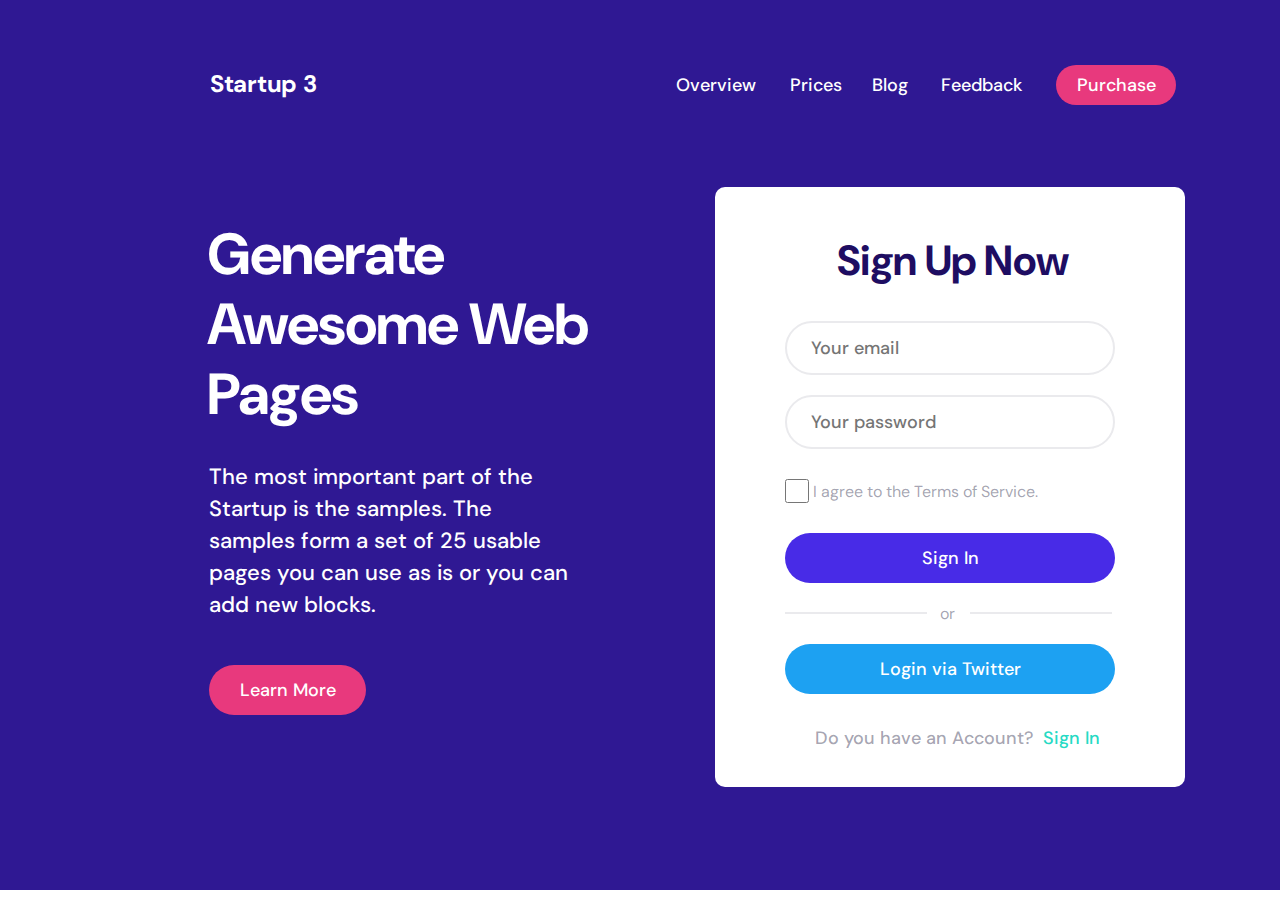
<file: index.html>
<!DOCTYPE html>
<html>
<head>
  <meta charset="utf-8" />
  <link rel="icon" href="/favicon.ico" />
  <meta name="viewport" content="width=device-width, initial-scale=1" />
  <meta name="theme-color" content="#000000" />
  <title>header_14</title>
  <link rel="stylesheet" href="https://fonts.googleapis.com/css?family=DM+Sans%3A400%2C500%2C700"/>
  <link rel="stylesheet" href="https://fonts.googleapis.com/css?family=Source+Sans+Pro%3A400%2C500%2C700"/>
  <link rel="stylesheet" href="style.css"/>
</head>
<body>
<div class="header14-tYR">
  <div class="header-menu-a3s">
    <p class="startup-3-oaq">Startup 3</p>
    <div class="menu-pVw">
      <div class="auto-group-sk3b-NXT">
        <p class="about-Vry">Overview</p>
        <p class="prices-E3s">Prices</p>
        <p class="blog-mZb">Blog</p>
        <p class="feedback-teD">Feedback</p>
      </div>
      <button class="middle-fill-2VX">Purchase</button>
    </div>
  </div>
  <div class="auto-group-qhbw-gpy">
    <div class="text-2tq">
      <p class="twenty-five-awesome-AEM">Generate Awesome Web Pages</p>
      <p class="the-most-important-p-FFo">The most important part of the Startup is the samples. The samples form a set of 25 usable pages you can use as is or you can add new blocks.</p>
      <button class="middle-fill-jwf">Learn More</button>
    </div>
    <div class="placeholder-pCR">
      <p class="sign-up-uzZ">Sign Up Now</p>
      <input class="middle-dark-outline-DEZ" type="text" placeholder="Your email">
      <input class="middle-dark-outline-EvM" placeholder="Your password">
      <div class="checkbox-checked-J9X">
        <input type="checkbox" class="check">
        <p class="checked-xE5">I agree to the Terms of Service.</p>
      </div>
      <button class="middle-fill-UTK">Sign In</button>
      <div class="divider-or-wLu">
        <img class="divider-Gty" src="./assets/divider-Wsj.png"/>
        <p class="or-oP7">or</p>
        <img class="divider-HZB" src="./assets/divider.png"/>
      </div>
      <button class="middle-fill-d7F">Login via Twitter</button>
      <div class="auto-group-rvt7-hcu">
        <p class="do-you-have-an-accou-S4h">Do you have an Account?</p>
        <p class="sign-in-YtR">Sign In</p>
      </div>
    </div>
  </div>
</div>
</body>
</file>
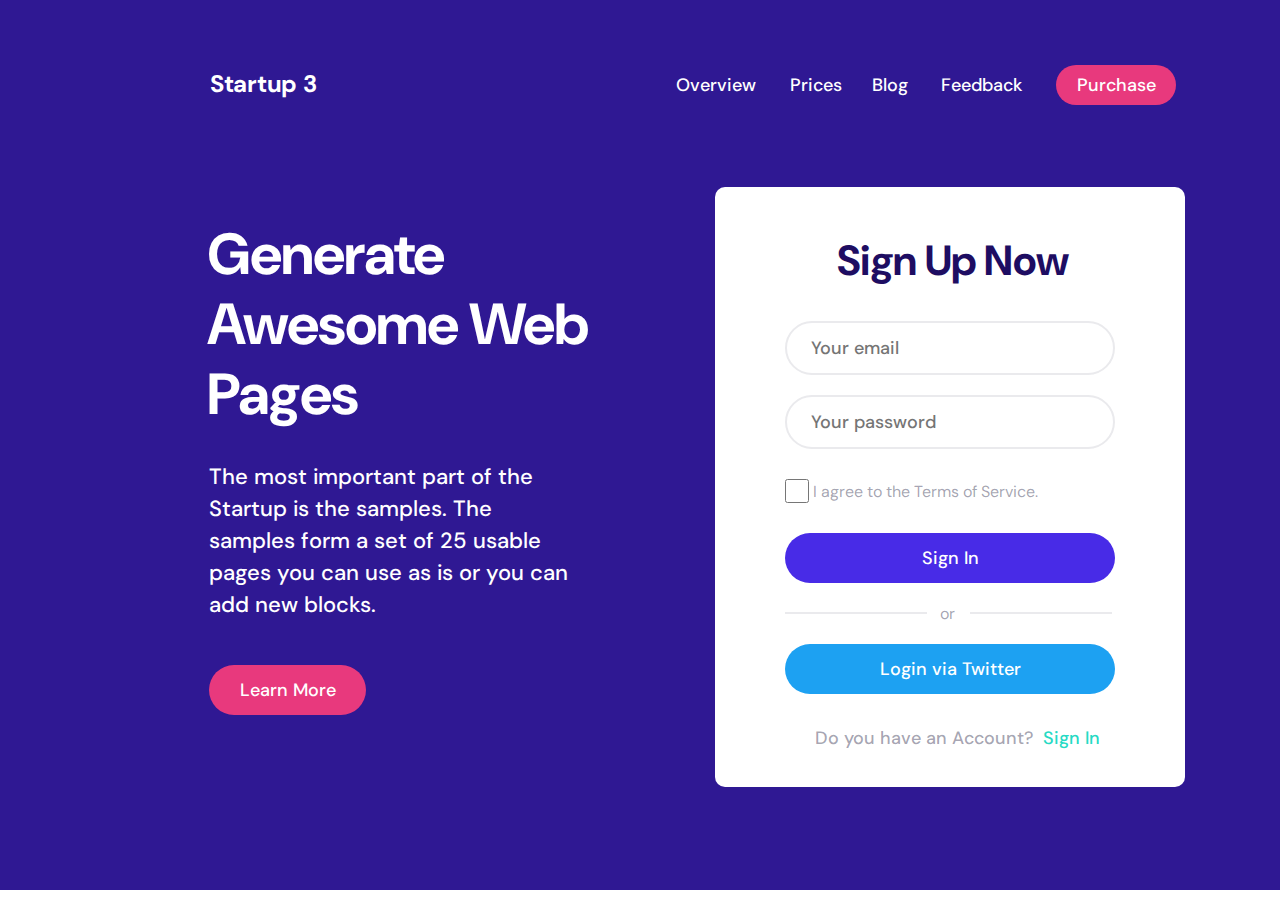
<file: header14.html>
<!DOCTYPE html>
<html>
<head>
  <meta charset="utf-8" />
  <link rel="icon" href="/favicon.ico" />
  <meta name="viewport" content="width=device-width, initial-scale=1" />
  <meta name="theme-color" content="#000000" />
  <title>header_14</title>
  <link rel="stylesheet" href="https://fonts.googleapis.com/css?family=DM+Sans%3A400%2C500%2C700"/>
  <link rel="stylesheet" href="https://fonts.googleapis.com/css?family=Source+Sans+Pro%3A400%2C500%2C700"/>
  <link rel="stylesheet" href="header14.css"/>
</head>
<body>
<div class="header14-tYR">
  <div class="header-menu-a3s">
    <p class="startup-3-oaq">Startup 3</p>
    <div class="menu-pVw">
      <div class="auto-group-sk3b-NXT">
        <p class="about-Vry">Overview</p>
        <p class="prices-E3s">Prices</p>
        <p class="blog-mZb">Blog</p>
        <p class="feedback-teD">Feedback</p>
      </div>
      <button class="middle-fill-2VX">Purchase</button>
    </div>
  </div>
  <div class="auto-group-qhbw-gpy">
    <div class="text-2tq">
      <p class="twenty-five-awesome-AEM">Generate Awesome Web Pages</p>
      <p class="the-most-important-p-FFo">The most important part of the Startup is the samples. The samples form a set of 25 usable pages you can use as is or you can add new blocks.</p>
      <button class="middle-fill-jwf">Learn More</button>
    </div>
    <div class="placeholder-pCR">
      <p class="sign-up-uzZ">Sign Up Now</p>
      <input class="middle-dark-outline-DEZ" type="text" placeholder="Your email">
      <input class="middle-dark-outline-EvM" placeholder="Your password">
      <div class="checkbox-checked-J9X">
        <input type="checkbox" class="check">
        <p class="checked-xE5">I agree to the Terms of Service.</p>
      </div>
      <button class="middle-fill-UTK">Sign In</button>
      <div class="divider-or-wLu">
        <img class="divider-Gty" src="./assets/divider-Wsj.png"/>
        <p class="or-oP7">or</p>
        <img class="divider-HZB" src="./assets/divider.png"/>
      </div>
      <button class="middle-fill-d7F">Login via Twitter</button>
      <div class="auto-group-rvt7-hcu">
        <p class="do-you-have-an-accou-S4h">Do you have an Account?</p>
        <p class="sign-in-YtR">Sign In</p>
      </div>
    </div>
  </div>
</div>
</body>
</file>
<file: style.css>
html {
	font-size:62.5%;
}
* {
	margin: 0;
	padding: 0;
}
ul, li {
	list-style: none;
}
input {
	border: none;
}
body {
  width:100%;
}.header14-tYR {
  box-sizing: border-box;
  padding: 6.5rem 21.5rem 10.3rem 20.7rem;
  width: 100%;
  overflow: hidden;
  position: relative;
  align-items: center;
  display: flex;
  flex-direction: column;
  background-color: #2f1893;
}
.header14-tYR .header-menu-a3s {
  margin: 0rem 0.4rem 8.2rem 0.3rem;
  width: calc(100% - 0.7rem);
  height: 4rem;
  display: flex;
  align-items: center;
  flex-shrink: 0;
  
}
.header14-tYR .header-menu-a3s .startup-3-oaq {
  margin: 0rem 36rem 0.2rem 0rem;
  text-align: center;
  font-size: 2.4rem;
  font-weight: 700;
  line-height: 1.3025;
  letter-spacing: -0.0293rem;
  color: #ffffff;
  font-family: DM Sans, 'Source Sans Pro';
  white-space: nowrap;
  flex-shrink: 0;
}
.header14-tYR .header-menu-a3s .menu-pVw {
  height: 100%;
  display: flex;
  align-items: center;
  flex-shrink: 0;
}
.header14-tYR .header-menu-a3s .menu-pVw .auto-group-sk3b-NXT {
  box-sizing: border-box;
  padding: 0.74rem 3.4rem 0.66rem 0rem;
  height: 100%;
  display: flex;
  align-items: center;
  flex-shrink: 0;
}
.header14-tYR .header-menu-a3s .menu-pVw .auto-group-sk3b-NXT .about-Vry {
  margin-right: 3.4rem;
  font-size: 1.8rem;
  font-weight: 500;
  line-height: 1.4444444444;
  color: #ffffff;
  font-family: DM Sans, 'Source Sans Pro';
  white-space: nowrap;
  flex-shrink: 0;
  cursor: pointer;
}
.header14-tYR .header-menu-a3s .menu-pVw .auto-group-sk3b-NXT .prices-E3s {
  margin-right: 3rem;
  font-size: 1.8rem;
  font-weight: 500;
  line-height: 1.4444444444;
  color: #ffffff;
  font-family: DM Sans, 'Source Sans Pro';
  white-space: nowrap;
  flex-shrink: 0;
  cursor: pointer;
}
.header14-tYR .header-menu-a3s .menu-pVw .auto-group-sk3b-NXT .blog-mZb {
  margin-right: 3.3rem;
  font-size: 1.8rem;
  font-weight: 500;
  line-height: 1.4444444444;
  color: #ffffff;
  font-family: DM Sans, 'Source Sans Pro';
  white-space: nowrap;
  flex-shrink: 0;
  cursor: pointer;
}
.header14-tYR .header-menu-a3s .menu-pVw .auto-group-sk3b-NXT .feedback-teD {
  font-size: 1.8rem;
  font-weight: 500;
  line-height: 1.4444444444;
  color: #ffffff;
  font-family: DM Sans, 'Source Sans Pro';
  white-space: nowrap;
  flex-shrink: 0;
  cursor: pointer;
}
.header14-tYR .header-menu-a3s .menu-pVw .middle-fill-2VX {
  width: 12rem;
  height: 100%;
  display: flex;
  align-items: center;
  justify-content: center;
  font-size: 1.8rem;
  font-weight: 500;
  line-height: 1.4444444444;
  color: #ffffff;
  font-family: DM Sans, 'Source Sans Pro';
  white-space: nowrap;
  background-color: #e8397d;
  border-radius: 10rem;
  flex-shrink: 0;
  border: none;
  outline: none;
}
.header14-tYR .auto-group-qhbw-gpy {
  width: 100%;
  height: 60rem;
  display: flex;
  align-items: center;
  flex-shrink: 0;
}
.check{
  width: 24px;
  height: 24px;
  margin-right:4px;
  border-radius: 30px;
  cursor: pointer;
}
.check:checked{
 accent-color: rgb(0, 217, 255);
}
.header14-tYR .auto-group-qhbw-gpy .text-2tq {
  margin: 3.2rem 8.7rem 7.2rem 0rem;
  height: calc(100% - 10.4rem);
  display: flex;
  flex-direction: column;
  flex-shrink: 0;
}
.header14-tYR .auto-group-qhbw-gpy .text-2tq .twenty-five-awesome-AEM {
  margin-bottom: 3.2rem;
  max-width: 42.1rem;
  font-size: 5.8rem;
  font-weight: 700;
  line-height: 1.2068965517;
  letter-spacing: -0.1rem;
  color: #ffffff;
  font-family: DM Sans, 'Source Sans Pro';
  flex-shrink: 0;
}
.header14-tYR .auto-group-qhbw-gpy .text-2tq .the-most-important-p-FFo {
  margin: 0rem 0rem 4.4rem 0.2rem;
  max-width: 36.3rem;
  font-size: 2.2rem;
  font-weight: 500;
  line-height: 1.4545454545;
  color: #ffffff;
  font-family: DM Sans, 'Source Sans Pro';
  flex-shrink: 0;
}
.header14-tYR .auto-group-qhbw-gpy .text-2tq .middle-fill-jwf {
  margin-left: 0.2rem;
  width: 15.7rem;
  height: 5rem;
  display: flex;
  align-items: center;
  justify-content: center;
  font-size: 1.8rem;
  font-weight: 500;
  line-height: 1.4444444444;
  color: #ffffff;
  font-family: DM Sans, 'Source Sans Pro';
  white-space: nowrap;
  background-color: #e8397d;
  border-radius: 10rem;
  flex-shrink: 0;
  border: none;
  outline: none;
}
.header14-tYR .auto-group-qhbw-gpy .placeholder-pCR {
  box-sizing: border-box;
  padding: 4.8rem 7rem 4.3rem 6.95rem;
  width: 47rem;
  height: 100%;
  align-items: center;
  display: flex;
  flex-direction: column;
  background-color: #ffffff;
  border-radius: 1rem;
  flex-shrink: 0;
}
.header14-tYR .auto-group-qhbw-gpy .placeholder-pCR .sign-up-uzZ {
  margin: 0rem 0rem 3.4rem 0.55rem;
  text-align: center;
  font-size: 4.2rem;
  font-weight: 700;
  line-height: 1.2380952381;
  letter-spacing: -0.04rem;
  color: #1e0d62;
  font-family: DM Sans, 'Source Sans Pro';
  white-space: nowrap;
  flex-shrink: 0;
}
.header14-tYR .auto-group-qhbw-gpy .placeholder-pCR .middle-dark-outline-DEZ {
  margin: 0rem 0rem 2rem 0.05rem;
  box-sizing: border-box;
  padding: 1.2rem 2.4rem;
  width: 33rem;
  display: flex;
  font-size: 1.8rem;
  font-weight: 500;
  line-height: 1.4444444444;
  color: rgb(7, 7, 7);
  font-family: DM Sans, 'Source Sans Pro';
  white-space: nowrap;
  border: solid 0.2rem #eaeaed;
  border-radius: 10rem;
  flex-shrink: 0;
  outline: none;
}
.header14-tYR .auto-group-qhbw-gpy .placeholder-pCR .middle-dark-outline-EvM {
  margin: 0rem 0rem 3rem 0.05rem;
  box-sizing: border-box;
  padding: 1.2rem 2.4rem;
  width: 33rem;
  display: flex;
  font-size: 1.8rem;
  font-weight: 500;
  line-height: 1.4444444444;
  color: rgb(1, 1, 1);
  font-family: DM Sans, 'Source Sans Pro';
  white-space: nowrap;
  border: solid 0.2rem #eaeaed;
  border-radius: 10rem;
  flex-shrink: 0;
  outline: none;
}
.header14-tYR .auto-group-qhbw-gpy .placeholder-pCR .checkbox-checked-J9X {
  margin: 0rem 6.4rem 2.76rem 0.05rem;
  width: calc(100% - 6.4502rem);
  display: flex;
  align-items: flex-start;
  flex-shrink: 0;
}
.header14-tYR .auto-group-qhbw-gpy .placeholder-pCR .checkbox-checked-J9X .on-2LR {
  margin-right: 1.3rem;
  width: 2.4rem;
  height: 2.4rem;
  object-fit: contain;
  vertical-align: top;
  flex-shrink: 0;
}
.header14-tYR .auto-group-qhbw-gpy .placeholder-pCR .checkbox-checked-J9X .checked-xE5 {
  margin-top: 0.04rem;
  font-size: 1.6rem;
  font-weight: 400;
  line-height: 1.625;
  color: rgba(21, 20, 56, 0.400000006);
  font-family: DM Sans, 'Source Sans Pro';
  white-space: nowrap;
  flex-shrink: 0;
}
.header14-tYR .auto-group-qhbw-gpy .placeholder-pCR .middle-fill-UTK {
  margin: 0rem 0rem 1.84rem 0.05rem;
  width: 33rem;
  height: 5rem;
  display: flex;
  align-items: center;
  justify-content: center;
  font-size: 1.8rem;
  font-weight: 500;
  line-height: 1.4444444444;
  color: #ffffff;
  font-family: DM Sans, 'Source Sans Pro';
  white-space: nowrap;
  background-color: #482be7;
  border-radius: 10rem;
  border: none;
  flex-shrink: 0;
 outline: none;
}
.header14-tYR .auto-group-qhbw-gpy .placeholder-pCR .divider-or-wLu {
  margin: 0rem 0.25rem 1.66rem 0rem;
  display: flex;
  align-items: center;
  flex-shrink: 0;
}
.header14-tYR .auto-group-qhbw-gpy .placeholder-pCR .divider-or-wLu .divider-Gty {
  margin: 0rem 1.293rem 0.18rem 0rem;
  width: 14.157rem;
  height: 0.2rem;
  object-fit: contain;
  vertical-align: top;
  flex-shrink: 0;
}
.header14-tYR .auto-group-qhbw-gpy .placeholder-pCR .divider-or-wLu .or-oP7 {
  margin-right: 1.5932rem;
  text-align: center;
  font-size: 1.6rem;
  font-weight: 400;
  line-height: 1.625;
  color: rgba(21, 20, 56, 0.400000006);
  font-family: DM Sans, 'Source Sans Pro';
  white-space: nowrap;
  flex-shrink: 0;
}
.header14-tYR .auto-group-qhbw-gpy .placeholder-pCR .divider-or-wLu .divider-HZB {
  margin-bottom: 0.18rem;
  width: 14.157rem;
  height: 0.2rem;
  object-fit: contain;
  vertical-align: top;
  flex-shrink: 0;
}
.header14-tYR .auto-group-qhbw-gpy .placeholder-pCR .middle-fill-d7F {
  margin: 0rem 0rem 3rem 0.05rem;
  width: 33rem;
  height: 5rem;
  display: flex;
  align-items: center;
  justify-content: center;
  font-size: 1.8rem;
  font-weight: 500;
  line-height: 1.4444444444;
  color: #ffffff;
  font-family: DM Sans, 'Source Sans Pro';
  white-space: nowrap;
  background-color: #1da1f2;
  border-radius: 10rem;
  flex-shrink: 0;
  border: none;
  outline: none;
}
.header14-tYR .auto-group-qhbw-gpy .placeholder-pCR .auto-group-rvt7-hcu {
  margin: 0rem 1.9rem 0rem 3.05rem;
  width: calc(100% - 4.9502rem);
  display: flex;
  align-items: center;
  flex-shrink: 0;
}
.header14-tYR .auto-group-qhbw-gpy .placeholder-pCR .auto-group-rvt7-hcu .do-you-have-an-accou-S4h {
  margin-right: 1rem;
  text-align: center;
  font-size: 1.8rem;
  font-weight: 500;
  line-height: 1.5555555556;
  color: rgba(21, 20, 56, 0.400000006);
  font-family: DM Sans, 'Source Sans Pro';
  white-space: nowrap;
  flex-shrink: 0;
}
.header14-tYR .auto-group-qhbw-gpy .placeholder-pCR .auto-group-rvt7-hcu .sign-in-YtR {
  font-size: 1.8rem;
  font-weight: 500;
  line-height: 1.5555555556;
  color: #25dac4;
  font-family: DM Sans, 'Source Sans Pro';
  white-space: nowrap;
  flex-shrink: 0;
  cursor: pointer;
}
</file>
<file: header14.css>
html {
	font-size:62.5%;
}
* {
	margin: 0;
	padding: 0;
}
ul, li {
	list-style: none;
}
input {
	border: none;
}
body {
  width:100%;
}.header14-tYR {
  box-sizing: border-box;
  padding: 6.5rem 21.5rem 10.3rem 20.7rem;
  width: 100%;
  overflow: hidden;
  position: relative;
  align-items: center;
  display: flex;
  flex-direction: column;
  background-color: #2f1893;
}
.header14-tYR .header-menu-a3s {
  margin: 0rem 0.4rem 8.2rem 0.3rem;
  width: calc(100% - 0.7rem);
  height: 4rem;
  display: flex;
  align-items: center;
  flex-shrink: 0;
  
}
.header14-tYR .header-menu-a3s .startup-3-oaq {
  margin: 0rem 36rem 0.2rem 0rem;
  text-align: center;
  font-size: 2.4rem;
  font-weight: 700;
  line-height: 1.3025;
  letter-spacing: -0.0293rem;
  color: #ffffff;
  font-family: DM Sans, 'Source Sans Pro';
  white-space: nowrap;
  flex-shrink: 0;
}
.header14-tYR .header-menu-a3s .menu-pVw {
  height: 100%;
  display: flex;
  align-items: center;
  flex-shrink: 0;
}
.header14-tYR .header-menu-a3s .menu-pVw .auto-group-sk3b-NXT {
  box-sizing: border-box;
  padding: 0.74rem 3.4rem 0.66rem 0rem;
  height: 100%;
  display: flex;
  align-items: center;
  flex-shrink: 0;
}
.header14-tYR .header-menu-a3s .menu-pVw .auto-group-sk3b-NXT .about-Vry {
  margin-right: 3.4rem;
  font-size: 1.8rem;
  font-weight: 500;
  line-height: 1.4444444444;
  color: #ffffff;
  font-family: DM Sans, 'Source Sans Pro';
  white-space: nowrap;
  flex-shrink: 0;
  cursor: pointer;
}
.header14-tYR .header-menu-a3s .menu-pVw .auto-group-sk3b-NXT .prices-E3s {
  margin-right: 3rem;
  font-size: 1.8rem;
  font-weight: 500;
  line-height: 1.4444444444;
  color: #ffffff;
  font-family: DM Sans, 'Source Sans Pro';
  white-space: nowrap;
  flex-shrink: 0;
  cursor: pointer;
}
.header14-tYR .header-menu-a3s .menu-pVw .auto-group-sk3b-NXT .blog-mZb {
  margin-right: 3.3rem;
  font-size: 1.8rem;
  font-weight: 500;
  line-height: 1.4444444444;
  color: #ffffff;
  font-family: DM Sans, 'Source Sans Pro';
  white-space: nowrap;
  flex-shrink: 0;
  cursor: pointer;
}
.header14-tYR .header-menu-a3s .menu-pVw .auto-group-sk3b-NXT .feedback-teD {
  font-size: 1.8rem;
  font-weight: 500;
  line-height: 1.4444444444;
  color: #ffffff;
  font-family: DM Sans, 'Source Sans Pro';
  white-space: nowrap;
  flex-shrink: 0;
  cursor: pointer;
}
.header14-tYR .header-menu-a3s .menu-pVw .middle-fill-2VX {
  width: 12rem;
  height: 100%;
  display: flex;
  align-items: center;
  justify-content: center;
  font-size: 1.8rem;
  font-weight: 500;
  line-height: 1.4444444444;
  color: #ffffff;
  font-family: DM Sans, 'Source Sans Pro';
  white-space: nowrap;
  background-color: #e8397d;
  border-radius: 10rem;
  flex-shrink: 0;
  border: none;
  outline: none;
}
.header14-tYR .auto-group-qhbw-gpy {
  width: 100%;
  height: 60rem;
  display: flex;
  align-items: center;
  flex-shrink: 0;
}
.check{
  width: 24px;
  height: 24px;
  margin-right:4px;
  border-radius: 30px;
  cursor: pointer;
}
.check:checked{
 accent-color: rgb(0, 217, 255);
}
.header14-tYR .auto-group-qhbw-gpy .text-2tq {
  margin: 3.2rem 8.7rem 7.2rem 0rem;
  height: calc(100% - 10.4rem);
  display: flex;
  flex-direction: column;
  flex-shrink: 0;
}
.header14-tYR .auto-group-qhbw-gpy .text-2tq .twenty-five-awesome-AEM {
  margin-bottom: 3.2rem;
  max-width: 42.1rem;
  font-size: 5.8rem;
  font-weight: 700;
  line-height: 1.2068965517;
  letter-spacing: -0.1rem;
  color: #ffffff;
  font-family: DM Sans, 'Source Sans Pro';
  flex-shrink: 0;
}
.header14-tYR .auto-group-qhbw-gpy .text-2tq .the-most-important-p-FFo {
  margin: 0rem 0rem 4.4rem 0.2rem;
  max-width: 36.3rem;
  font-size: 2.2rem;
  font-weight: 500;
  line-height: 1.4545454545;
  color: #ffffff;
  font-family: DM Sans, 'Source Sans Pro';
  flex-shrink: 0;
}
.header14-tYR .auto-group-qhbw-gpy .text-2tq .middle-fill-jwf {
  margin-left: 0.2rem;
  width: 15.7rem;
  height: 5rem;
  display: flex;
  align-items: center;
  justify-content: center;
  font-size: 1.8rem;
  font-weight: 500;
  line-height: 1.4444444444;
  color: #ffffff;
  font-family: DM Sans, 'Source Sans Pro';
  white-space: nowrap;
  background-color: #e8397d;
  border-radius: 10rem;
  flex-shrink: 0;
  border: none;
  outline: none;
}
.header14-tYR .auto-group-qhbw-gpy .placeholder-pCR {
  box-sizing: border-box;
  padding: 4.8rem 7rem 4.3rem 6.95rem;
  width: 47rem;
  height: 100%;
  align-items: center;
  display: flex;
  flex-direction: column;
  background-color: #ffffff;
  border-radius: 1rem;
  flex-shrink: 0;
}
.header14-tYR .auto-group-qhbw-gpy .placeholder-pCR .sign-up-uzZ {
  margin: 0rem 0rem 3.4rem 0.55rem;
  text-align: center;
  font-size: 4.2rem;
  font-weight: 700;
  line-height: 1.2380952381;
  letter-spacing: -0.04rem;
  color: #1e0d62;
  font-family: DM Sans, 'Source Sans Pro';
  white-space: nowrap;
  flex-shrink: 0;
}
.header14-tYR .auto-group-qhbw-gpy .placeholder-pCR .middle-dark-outline-DEZ {
  margin: 0rem 0rem 2rem 0.05rem;
  box-sizing: border-box;
  padding: 1.2rem 2.4rem;
  width: 33rem;
  display: flex;
  font-size: 1.8rem;
  font-weight: 500;
  line-height: 1.4444444444;
  color: rgb(7, 7, 7);
  font-family: DM Sans, 'Source Sans Pro';
  white-space: nowrap;
  border: solid 0.2rem #eaeaed;
  border-radius: 10rem;
  flex-shrink: 0;
  outline: none;
}
.header14-tYR .auto-group-qhbw-gpy .placeholder-pCR .middle-dark-outline-EvM {
  margin: 0rem 0rem 3rem 0.05rem;
  box-sizing: border-box;
  padding: 1.2rem 2.4rem;
  width: 33rem;
  display: flex;
  font-size: 1.8rem;
  font-weight: 500;
  line-height: 1.4444444444;
  color: rgb(1, 1, 1);
  font-family: DM Sans, 'Source Sans Pro';
  white-space: nowrap;
  border: solid 0.2rem #eaeaed;
  border-radius: 10rem;
  flex-shrink: 0;
  outline: none;
}
.header14-tYR .auto-group-qhbw-gpy .placeholder-pCR .checkbox-checked-J9X {
  margin: 0rem 6.4rem 2.76rem 0.05rem;
  width: calc(100% - 6.4502rem);
  display: flex;
  align-items: flex-start;
  flex-shrink: 0;
}
.header14-tYR .auto-group-qhbw-gpy .placeholder-pCR .checkbox-checked-J9X .on-2LR {
  margin-right: 1.3rem;
  width: 2.4rem;
  height: 2.4rem;
  object-fit: contain;
  vertical-align: top;
  flex-shrink: 0;
}
.header14-tYR .auto-group-qhbw-gpy .placeholder-pCR .checkbox-checked-J9X .checked-xE5 {
  margin-top: 0.04rem;
  font-size: 1.6rem;
  font-weight: 400;
  line-height: 1.625;
  color: rgba(21, 20, 56, 0.400000006);
  font-family: DM Sans, 'Source Sans Pro';
  white-space: nowrap;
  flex-shrink: 0;
}
.header14-tYR .auto-group-qhbw-gpy .placeholder-pCR .middle-fill-UTK {
  margin: 0rem 0rem 1.84rem 0.05rem;
  width: 33rem;
  height: 5rem;
  display: flex;
  align-items: center;
  justify-content: center;
  font-size: 1.8rem;
  font-weight: 500;
  line-height: 1.4444444444;
  color: #ffffff;
  font-family: DM Sans, 'Source Sans Pro';
  white-space: nowrap;
  background-color: #482be7;
  border-radius: 10rem;
  border: none;
  flex-shrink: 0;
 outline: none;
}
.header14-tYR .auto-group-qhbw-gpy .placeholder-pCR .divider-or-wLu {
  margin: 0rem 0.25rem 1.66rem 0rem;
  display: flex;
  align-items: center;
  flex-shrink: 0;
}
.header14-tYR .auto-group-qhbw-gpy .placeholder-pCR .divider-or-wLu .divider-Gty {
  margin: 0rem 1.293rem 0.18rem 0rem;
  width: 14.157rem;
  height: 0.2rem;
  object-fit: contain;
  vertical-align: top;
  flex-shrink: 0;
}
.header14-tYR .auto-group-qhbw-gpy .placeholder-pCR .divider-or-wLu .or-oP7 {
  margin-right: 1.5932rem;
  text-align: center;
  font-size: 1.6rem;
  font-weight: 400;
  line-height: 1.625;
  color: rgba(21, 20, 56, 0.400000006);
  font-family: DM Sans, 'Source Sans Pro';
  white-space: nowrap;
  flex-shrink: 0;
}
.header14-tYR .auto-group-qhbw-gpy .placeholder-pCR .divider-or-wLu .divider-HZB {
  margin-bottom: 0.18rem;
  width: 14.157rem;
  height: 0.2rem;
  object-fit: contain;
  vertical-align: top;
  flex-shrink: 0;
}
.header14-tYR .auto-group-qhbw-gpy .placeholder-pCR .middle-fill-d7F {
  margin: 0rem 0rem 3rem 0.05rem;
  width: 33rem;
  height: 5rem;
  display: flex;
  align-items: center;
  justify-content: center;
  font-size: 1.8rem;
  font-weight: 500;
  line-height: 1.4444444444;
  color: #ffffff;
  font-family: DM Sans, 'Source Sans Pro';
  white-space: nowrap;
  background-color: #1da1f2;
  border-radius: 10rem;
  flex-shrink: 0;
  border: none;
  outline: none;
}
.header14-tYR .auto-group-qhbw-gpy .placeholder-pCR .auto-group-rvt7-hcu {
  margin: 0rem 1.9rem 0rem 3.05rem;
  width: calc(100% - 4.9502rem);
  display: flex;
  align-items: center;
  flex-shrink: 0;
}
.header14-tYR .auto-group-qhbw-gpy .placeholder-pCR .auto-group-rvt7-hcu .do-you-have-an-accou-S4h {
  margin-right: 1rem;
  text-align: center;
  font-size: 1.8rem;
  font-weight: 500;
  line-height: 1.5555555556;
  color: rgba(21, 20, 56, 0.400000006);
  font-family: DM Sans, 'Source Sans Pro';
  white-space: nowrap;
  flex-shrink: 0;
}
.header14-tYR .auto-group-qhbw-gpy .placeholder-pCR .auto-group-rvt7-hcu .sign-in-YtR {
  font-size: 1.8rem;
  font-weight: 500;
  line-height: 1.5555555556;
  color: #25dac4;
  font-family: DM Sans, 'Source Sans Pro';
  white-space: nowrap;
  flex-shrink: 0;
  cursor: pointer;
}
</file>
